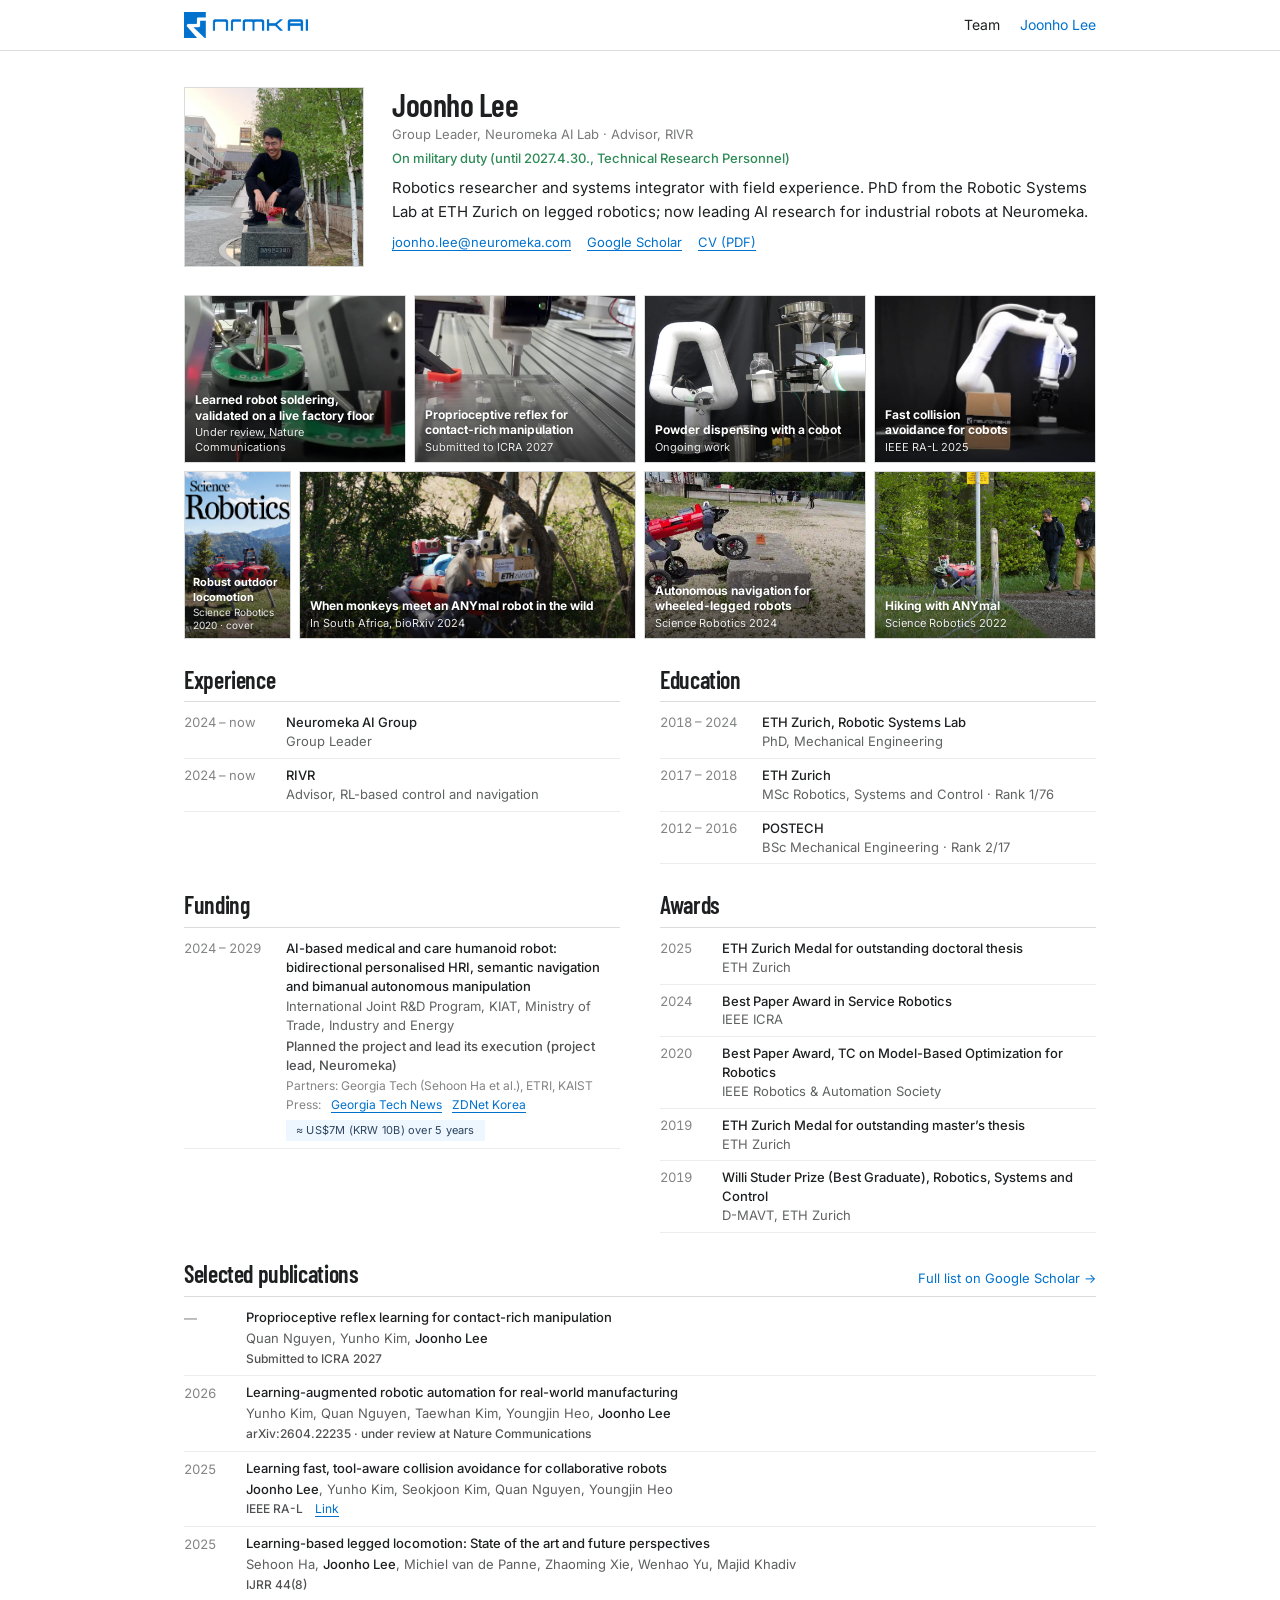
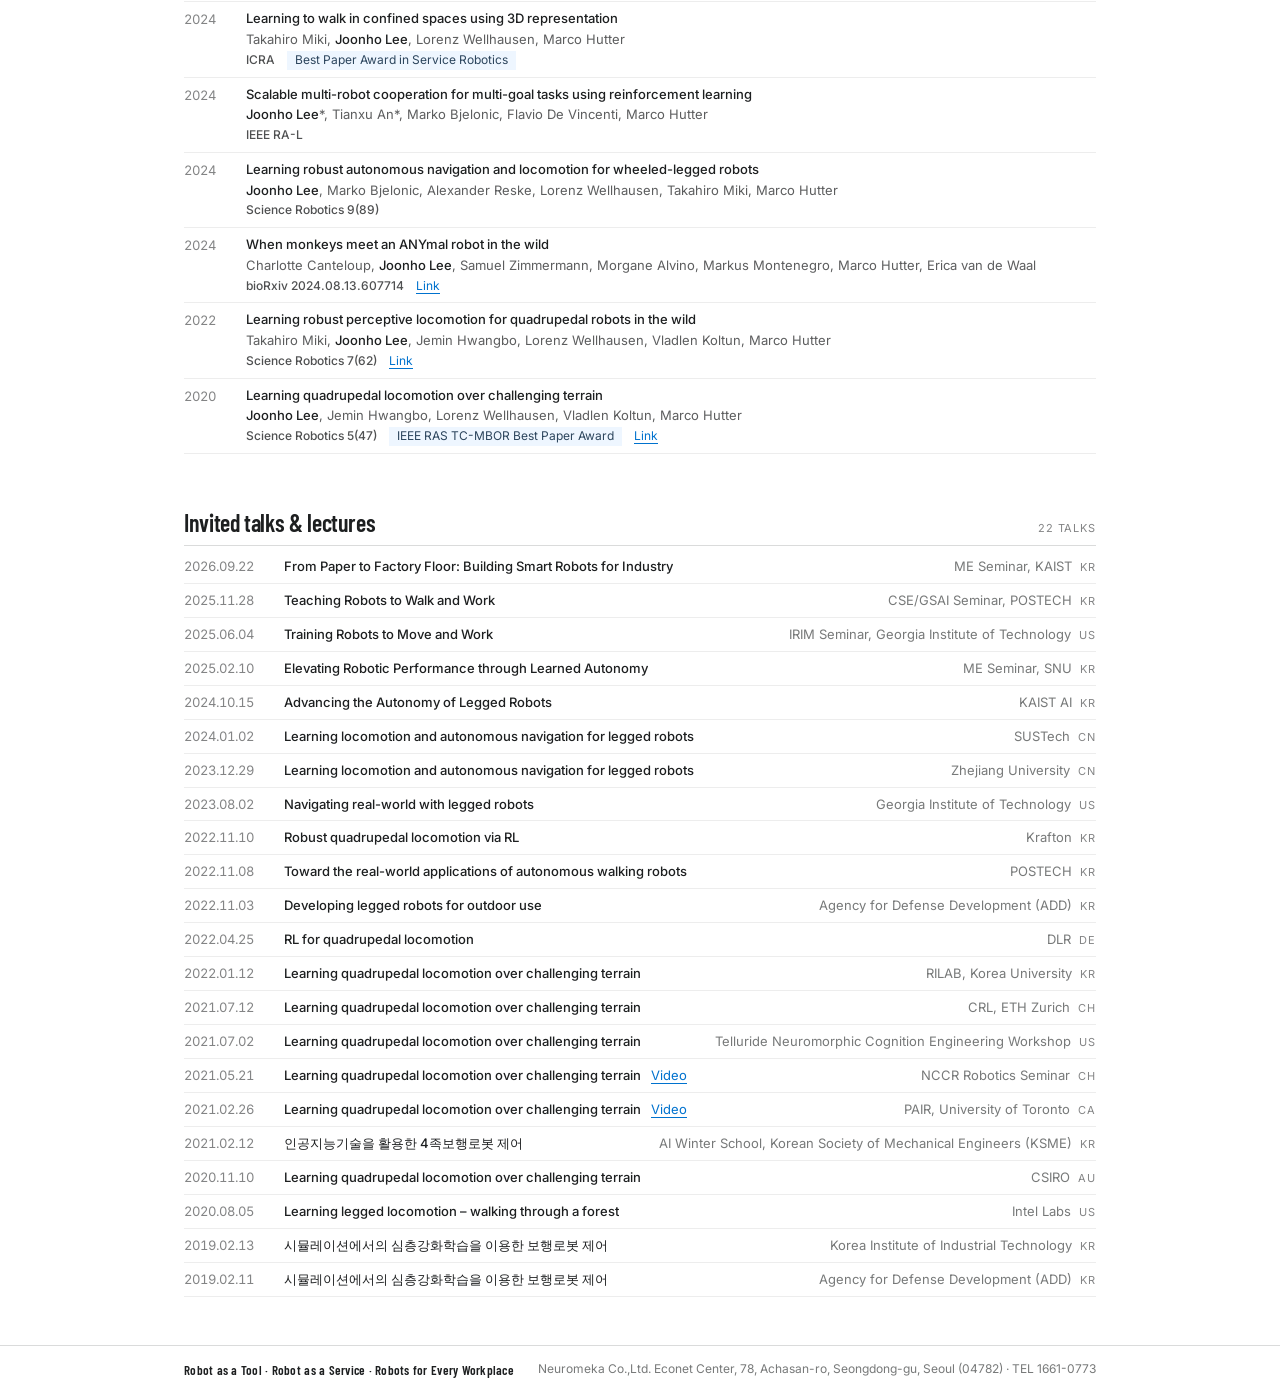
<file: profile.html>
<!DOCTYPE html>
<html lang="en">
<head>
  <meta charset="UTF-8" />
  <meta name="viewport" content="width=device-width, initial-scale=1" />
  <title>Joonho Lee · Neuromeka AI Lab</title>
  <meta name="description" content="Profile of Joonho Lee, Principal Investigator of the Neuromeka AI Lab: experience, publications, awards, students, and talks." />
  <link rel="icon" href="favicon.ico" />
  <link rel="canonical" href="https://lee-robotics.github.io/profile.html" />
  <meta property="og:type" content="profile" />
  <meta property="og:title" content="Joonho Lee · Neuromeka AI Lab" />
  <meta property="og:description" content="Principal Investigator of the Neuromeka AI Lab. Group Leader, Neuromeka AI Lab · Advisor, RIVR." />
  <meta property="og:url" content="https://lee-robotics.github.io/profile.html" />
  <meta property="og:image" content="https://lee-robotics.github.io/media/team_pic/joonho.jpeg" />
  <meta property="profile:first_name" content="Joonho" />
  <meta property="profile:last_name" content="Lee" />
  <script type="application/ld+json">
  {
    "@context": "https://schema.org",
    "@type": "Person",
    "name": "Joonho Lee",
    "givenName": "Joonho",
    "familyName": "Lee",
    "url": "https://lee-robotics.github.io/profile.html",
    "image": "https://lee-robotics.github.io/media/team_pic/joonho.jpeg",
    "email": "joonho.lee@neuromeka.com",
    "jobTitle": "Group Leader, Neuromeka AI Lab",
    "description": "Robotics researcher and systems integrator with field experience. PhD from the Robotic Systems Lab at ETH Zurich on legged robotics; now leading AI research for industrial robots at Neuromeka.",
    "worksFor": {
      "@type": "Organization",
      "name": "Neuromeka",
      "url": "https://www.neuromeka.com/"
    },
    "alumniOf": [
      {
        "@type": "CollegeOrUniversity",
        "name": "ETH Zurich"
      },
      {
        "@type": "CollegeOrUniversity",
        "name": "POSTECH"
      }
    ],
    "knowsAbout": [
      "Robotics",
      "Reinforcement learning",
      "Legged locomotion",
      "Industrial robot manipulation"
    ],
    "sameAs": [
      "https://scholar.google.com/citations?user=6Htb7swAAAAJ&hl=en"
    ]
  }
  </script>
  <link rel="preconnect" href="https://fonts.googleapis.com" />
  <link rel="preconnect" href="https://fonts.gstatic.com" crossorigin />
  <link rel="stylesheet" href="https://fonts.googleapis.com/css2?family=Inter:wght@400;500;700&family=Barlow+Condensed:wght@600&display=swap" />
  <link rel="stylesheet" href="assets/css/styles.css" />
</head>
<body>
  <div id="siteHeader"></div>

  <main class="wrap wrap-profile">
    <section class="profile-head" id="profileHead">
      <div class="profile-photo"><img src="media/team_pic/joonho.jpeg" alt="Joonho Lee" /></div>
      <div class="profile-body">
        <div class="profile-identity">
          <h1 class="page-title">Joonho Lee</h1>
          <div class="profile-role">Group Leader, Neuromeka AI Lab · Advisor, RIVR</div>
        </div>
        <p class="profile-bio">Robotics researcher and systems integrator with field experience. PhD from the Robotic Systems Lab at ETH Zurich on legged robotics; now leading AI research for industrial robots at Neuromeka.</p>
        <div class="profile-links"><a href="mailto:joonho.lee@neuromeka.com">joonho.lee@neuromeka.com</a> <a href="https://scholar.google.com/citations?user=6Htb7swAAAAJ&hl=en">Google Scholar</a> <a href="media/cv.pdf">CV (PDF)</a></div>
      </div>
    </section>
    <section class="mosaic" id="profileMosaic"></section>
    <section class="two-col" id="profileCareer"></section>
    <section class="two-col" id="profileFundingAwards"></section>
    <section class="section-rows" id="profilePubs"></section>
    <section class="section-rows" id="profileStudents"></section>
    <section class="section-rows" id="profileTalks"></section>
  </main>

  <div id="siteFooter"></div>

  <script src="assets/js/layout.js"></script>
  <script src="assets/js/shared.js"></script>
  <script src="assets/js/profile.js"></script>
</body>
</html>
</file>
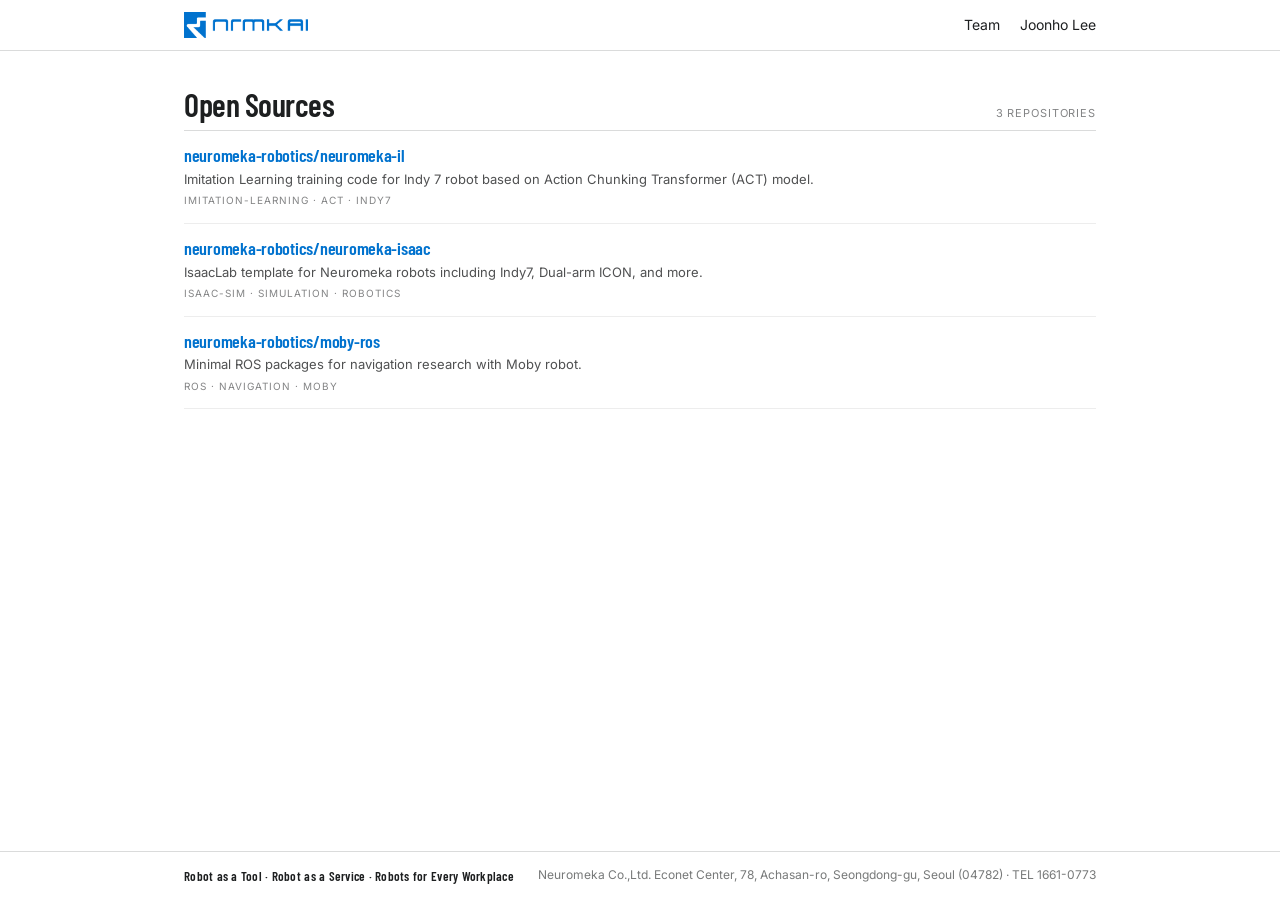
<file: sources.html>
<!DOCTYPE html>
<html lang="en">
<head>
  <meta charset="UTF-8" />
  <meta name="viewport" content="width=device-width, initial-scale=1" />
  <title>Open Sources · Neuromeka AI Lab</title>
  <meta name="description" content="Public releases and reference implementations from Neuromeka." />
  <link rel="icon" href="favicon.ico" />
  <link rel="preconnect" href="https://fonts.googleapis.com" />
  <link rel="preconnect" href="https://fonts.gstatic.com" crossorigin />
  <link rel="stylesheet" href="https://fonts.googleapis.com/css2?family=Inter:wght@400;500;700&family=Barlow+Condensed:wght@600&display=swap" />
  <link rel="stylesheet" href="assets/css/styles.css" />
</head>
<body>
  <div id="siteHeader"></div>

  <main class="wrap">
    <div class="section-head">
      <h1 class="page-title">Open Sources</h1>
      <span class="section-meta" id="repoCount"></span>
    </div>
    <div class="repo-list" id="repoList"></div>
  </main>

  <div id="siteFooter"></div>

  <script src="assets/js/layout.js"></script>
  <script src="assets/js/sources.js"></script>
</body>
</html>
</file>
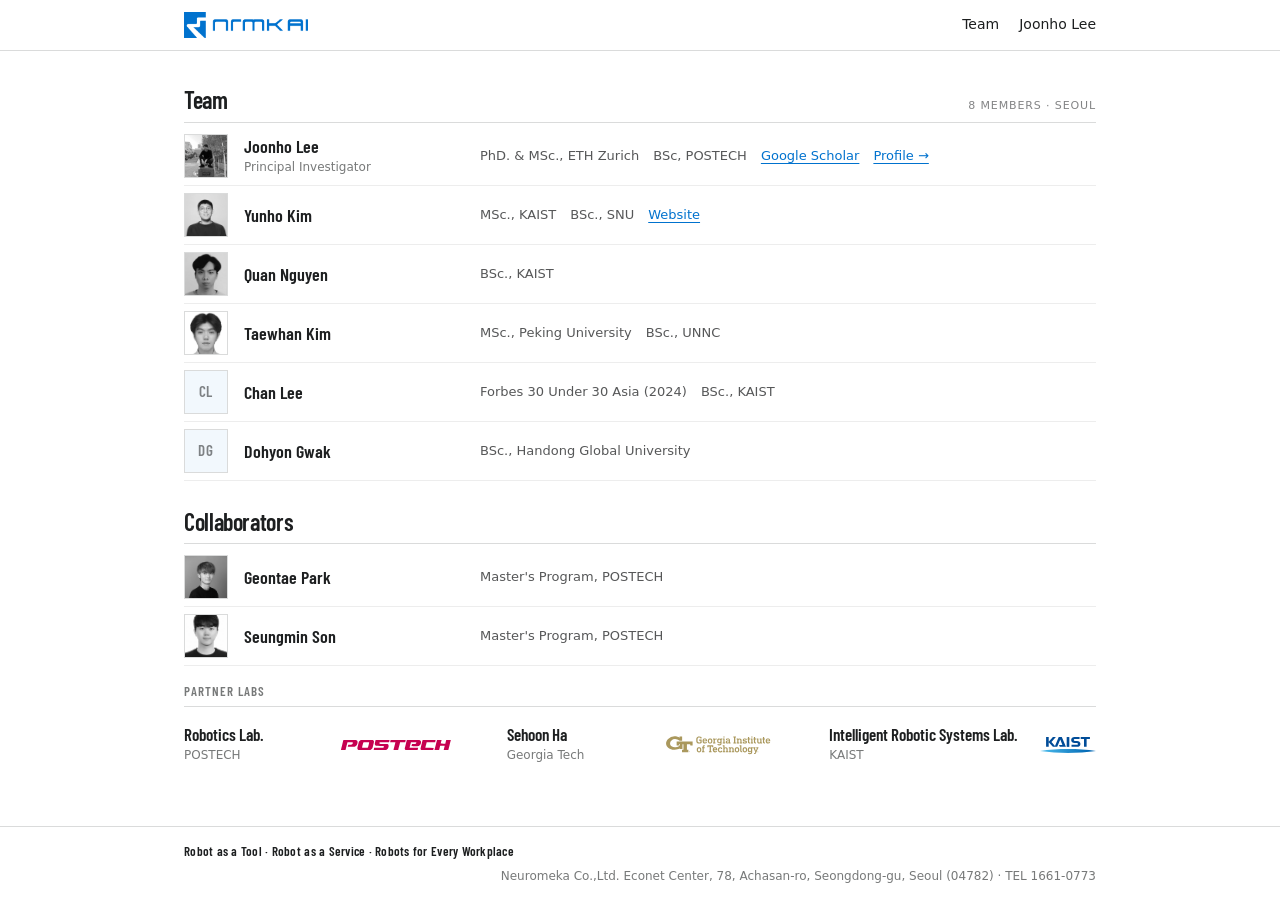
<file: team.html>
<!DOCTYPE html>
<html lang="en">
<head>
  <meta charset="UTF-8" />
  <meta name="viewport" content="width=device-width, initial-scale=1" />
  <title>Team · Neuromeka AI Lab</title>
  <meta name="description" content="The Neuromeka AI Lab team, our collaborators and partner labs, and our open positions." />
  <link rel="icon" href="favicon.ico" />
  <link rel="preconnect" href="https://fonts.googleapis.com" />
  <link rel="preconnect" href="https://fonts.gstatic.com" crossorigin />
  <link rel="stylesheet" href="https://fonts.googleapis.com/css2?family=Barlow:wght@400;500;700&family=Barlow+Condensed:wght@600&display=swap" />
  <link rel="stylesheet" href="assets/css/styles.css" />
</head>
<body>
  <div id="siteHeader"></div>

  <main class="wrap wrap-team" id="teamContent"></main>

  <div id="siteFooter"></div>

  <script src="assets/js/layout.js"></script>
  <script src="assets/js/shared.js"></script>
  <script src="assets/js/team.js"></script>
</body>
</html>
</file>
<file: assets/css/styles.css>
/* Neuromeka AI Lab — site styles.
   Design tokens follow the site redesign handoff: 960px column, hairline
   borders, zero border-radius, no shadows, Inter + Barlow Condensed. */

:root {
  --color-bg: #ffffff;
  --color-text: #1d1f20;

  /* Neuromeka blue, taken from media/logo.png: links, strong text, kickers.
     Hover states use the lighter tint. */
  --color-accent: #0072ce;
  --color-accent-bright: #0072ce;
  --color-accent-hover: #3d95e0;

  /* Text at reduced strength. */
  --color-body-strong: color-mix(in srgb, var(--color-text) 78%, transparent);
  --color-body: color-mix(in srgb, var(--color-text) 75%, transparent);
  --color-body-soft: color-mix(in srgb, var(--color-text) 72%, transparent);
  --color-secondary: color-mix(in srgb, var(--color-text) 70%, transparent);
  --color-muted: color-mix(in srgb, var(--color-text) 60%, transparent);
  --color-meta: color-mix(in srgb, var(--color-text) 55%, transparent);
  --color-faint: color-mix(in srgb, var(--color-text) 50%, transparent);

  /* Hairline border and the lighter divider between rows. */
  --color-line: color-mix(in srgb, var(--color-text) 16%, transparent);
  --color-divider: color-mix(in srgb, var(--color-text) 8%, transparent);

  /* Hover tints. */
  --color-hover-row: color-mix(in srgb, var(--color-accent-bright) 5%, transparent);
  --color-hover-card: color-mix(in srgb, var(--color-accent-bright) 6%, transparent);

  --color-badge-bg: #eef6ff;
  --color-badge-text: #2c455d;

  /* Status notes such as leave or service periods. */
  --color-status: #2e8b57;

  --font-body: 'Inter', system-ui, -apple-system, 'Segoe UI', sans-serif;
  --font-head: 'Barlow Condensed', 'Inter', system-ui, sans-serif;

  --content-width: 960px;
  --content-padding: 24px;
  --row-gap: 20px;
}

*,
*::before,
*::after {
  box-sizing: border-box;
}

html,
body {
  margin: 0;
}

body {
  min-height: 100vh;
  display: flex;
  flex-direction: column;
  background: var(--color-bg);
  color: var(--color-text);
  font-family: var(--font-body);
  font-size: 15px;
  line-height: 1.55;
}

img,
video {
  display: block;
  max-width: 100%;
}

a {
  color: var(--color-accent);
  text-underline-offset: 3px;
}

a:hover {
  color: var(--color-accent-hover);
}

:focus-visible {
  outline: 2px solid var(--color-accent-bright);
  outline-offset: 2px;
}

/* ── Shared shell ─────────────────────────────────────────────────────────── */

.site-header {
  border-bottom: 1px solid var(--color-line);
}

.site-header-inner {
  max-width: var(--content-width);
  margin: 0 auto;
  padding: 12px var(--content-padding);
  display: flex;
  align-items: center;
  gap: 24px;
}

.brand {
  margin-right: auto;
  display: flex;
  align-items: center;
}

.brand img {
  height: 26px;
  width: auto;
}

.site-nav {
  display: flex;
  gap: 20px;
  font-size: 14px;
}

.site-nav a {
  color: var(--color-text);
  text-decoration: none;
}

.site-nav a:hover,
.site-nav a[aria-current='page'] {
  color: var(--color-accent-bright);
}

.wrap {
  flex: 1;
  width: 100%;
  max-width: var(--content-width);
  margin: 0 auto;
  padding: 36px var(--content-padding) 48px;
  display: flex;
  flex-direction: column;
}

.wrap-home {
  gap: 28px;
  padding-top: 28px;
  padding-bottom: 36px;
}

/* The profile is a CV: tighter section rhythm than the home page. */
.wrap-profile {
  gap: 28px;
}

.site-footer {
  border-top: 1px solid var(--color-line);
}

.site-footer-inner {
  max-width: var(--content-width);
  margin: 0 auto;
  padding: 14px var(--content-padding);
  display: flex;
  flex-wrap: wrap;
  gap: 6px 24px;
  font-size: 12px;
  color: var(--color-muted);
}

.site-footer-tagline {
  color: var(--color-text);
  font-family: var(--font-head);
  font-weight: 600;
  font-size: 13px;
  letter-spacing: 0.02em;
}

.site-footer-legal {
  margin-left: auto;
}

/* ── Headings and section furniture ───────────────────────────────────────── */

h1,
h2,
h3,
.kicker {
  font-family: var(--font-head);
  font-weight: 600;
  letter-spacing: -0.015em;
  margin: 0;
}

.page-title {
  font-size: 32px;
  line-height: 1.1;
}

h2 {
  font-size: 24px;
  line-height: 1.1;
}

.kicker {
  font-size: 13px;
  line-height: 1.2;
  letter-spacing: 0.08em;
  text-transform: uppercase;
  color: var(--color-accent-bright);
}

.kicker-muted {
  color: var(--color-muted);
}

/* Title on the left, count or link on the right, hairline underneath. */
.section-head {
  display: flex;
  align-items: baseline;
  justify-content: space-between;
  gap: 16px;
  border-bottom: 1px solid var(--color-line);
  padding-bottom: 8px;
}

.section-head-link {
  font-size: 13px;
  text-decoration: none;
  white-space: nowrap;
}

.section-meta {
  font-size: 11px;
  letter-spacing: 0.08em;
  text-transform: uppercase;
  color: var(--color-meta);
  white-space: nowrap;
}

.section-rows {
  display: flex;
  flex-direction: column;
}

.section-rows .section-head {
  margin-bottom: 4px;
}

.two-col {
  display: grid;
  grid-template-columns: repeat(auto-fit, minmax(280px, 1fr));
  gap: 20px 40px;
}

.badge {
  font-size: 12px;
  padding: 0 8px;
  background: var(--color-badge-bg);
  color: var(--color-badge-text);
}

.list-empty {
  padding: 18px 0;
  font-size: 13px;
  color: var(--color-muted);
}

/* ── Home: hero + about ───────────────────────────────────────────────────── */

.hero {
  display: grid;
  grid-template-columns: minmax(0, 7fr) minmax(0, 5fr);
  gap: 20px 32px;
  align-items: start;
}

.hero-text {
  display: flex;
  flex-direction: column;
  gap: 14px;
}

.hero-text h1 {
  font-size: clamp(30px, 4vw, 42px);
  line-height: 1.08;
  text-wrap: pretty;
}

.about-body {
  font-size: 15px;
  line-height: 1.6;
  display: flex;
  flex-direction: column;
  gap: 10px;
  text-wrap: pretty;
}

.about-body p {
  margin: 0;
}

.about-body strong {
  color: var(--color-accent);
  font-weight: 700;
}

/* Image slider: a horizontal track of full-width slides inside a 4:3 frame. */
.hero-figure {
  margin: 0;
  position: relative;
  overflow: hidden;
  aspect-ratio: 4 / 3;
  border: 1px solid var(--color-line);
}

.hero-track {
  display: grid;
  grid-auto-flow: column;
  grid-auto-columns: 100%;
  height: 100%;
  transition: transform 0.7s cubic-bezier(0.25, 0.46, 0.45, 0.94);
}

.hero-track img {
  width: 100%;
  height: 100%;
  object-fit: cover;
}

.hero-dots {
  position: absolute;
  left: 0;
  right: 0;
  bottom: 10px;
  display: flex;
  justify-content: center;
  gap: 8px;
}

.hero-dots button {
  width: 8px;
  height: 8px;
  padding: 0;
  border: 1px solid #fff;
  background: transparent;
  box-shadow: 0 0 0 1px rgba(0, 0, 0, 0.25);
  cursor: pointer;
}

.hero-dots button[aria-current='true'] {
  background: #fff;
}

/* PI card spans both hero columns. */
.pi-card {
  grid-column: 1 / -1;
  display: grid;
  grid-template-columns: 56px minmax(0, 1fr) auto;
  gap: 16px;
  align-items: center;
  padding: 12px 14px;
  border: 1px solid var(--color-line);
  color: inherit;
  text-decoration: none;
}

.pi-card:hover {
  background: var(--color-hover-row);
  color: inherit;
}

.pi-card-photo {
  width: 56px;
  height: 56px;
  overflow: hidden;
  border: 1px solid var(--color-line);
}

.pi-card-photo img {
  width: 100%;
  height: 100%;
  object-fit: cover;
}

.pi-card-body {
  display: flex;
  flex-direction: column;
  gap: 2px;
  min-width: 0;
}

.pi-card-kicker {
  font-size: 10px;
  letter-spacing: 0.1em;
  text-transform: uppercase;
  color: var(--color-accent-bright);
}

.pi-card-name {
  font-family: var(--font-head);
  font-weight: 600;
  font-size: 18px;
  line-height: 1.15;
}

.pi-card-summary {
  font-size: 13px;
  line-height: 1.45;
  color: var(--color-secondary);
}

.pi-card-cta {
  font-size: 13px;
  color: var(--color-accent);
  white-space: nowrap;
}

/* ── Home: research list ──────────────────────────────────────────────────── */

.research,
.team {
  display: flex;
  flex-direction: column;
  border-top: 1px solid var(--color-line);
  padding-top: 16px;
  scroll-margin-top: 16px;
}

.post-row {
  display: grid;
  grid-template-columns: minmax(120px, 200px) minmax(0, 1fr);
  gap: var(--row-gap);
  align-items: start;
  padding: 12px 0;
  border-bottom: 1px solid var(--color-divider);
  color: inherit;
  text-decoration: none;
}

.post-row:hover {
  background: var(--color-hover-row);
  color: inherit;
}

.post-row-media {
  border: 1px solid var(--color-line);
  margin: 6px;
  overflow: hidden;
}

.post-row-media img,
.post-row-media video {
  width: 100%;
  aspect-ratio: 16 / 9;
  object-fit: cover;
  pointer-events: none;
}

.post-row-body {
  display: flex;
  flex-direction: column;
  gap: 6px;
  padding-top: 4px;
}

.post-row-meta {
  display: flex;
  flex-wrap: wrap;
  gap: 10px;
  font-size: 10px;
  letter-spacing: 0.1em;
  text-transform: uppercase;
  color: var(--color-accent-bright);
}

.post-row-authors {
  color: var(--color-faint);
}

.post-row h3 {
  font-size: 22px;
  line-height: 1.15;
  letter-spacing: -0.01em;
}

.post-row-desc {
  margin: 0;
  font-size: 13px;
  line-height: 1.5;
  opacity: 0.8;
  text-wrap: pretty;
}

.post-row-publication {
  font-size: 12px;
  line-height: 1.45;
  color: var(--color-meta);
}

/* ── Home: team blocks ────────────────────────────────────────────────────── */

#teamContent {
  display: flex;
  flex-direction: column;
  gap: 28px;
}

.person-row {
  display: grid;
  grid-template-columns: 44px minmax(0, 220px) minmax(0, 1fr);
  gap: 16px;
  align-items: center;
  padding: 7px 0;
  border-bottom: 1px solid var(--color-divider);
}

.person-photo {
  width: 44px;
  height: 44px;
  overflow: hidden;
  border: 1px solid var(--color-line);
}

.person-photo img {
  width: 100%;
  height: 100%;
  object-fit: cover;
}

/* Team-row portraits are shown in grayscale; colour returns on hover.
   The PI card and the profile header photo stay in colour. */
.person-photo img {
  filter: grayscale(1);
  transition: filter 0.25s ease;
}

.person-row:hover .person-photo img {
  filter: none;
}

/* Fallback when no photo is set yet. */
.person-initials {
  display: grid;
  place-items: center;
  width: 100%;
  height: 100%;
  font-family: var(--font-head);
  font-weight: 600;
  font-size: 15px;
  letter-spacing: 0.04em;
  color: var(--color-meta);
  background: var(--color-hover-row);
}

.person-identity {
  display: flex;
  flex-direction: column;
  gap: 1px;
}

.person-name {
  font-family: var(--font-head);
  font-weight: 600;
  font-size: 18px;
  line-height: 1.15;
}

.person-role {
  font-size: 12px;
  color: var(--color-muted);
}

.person-credentials {
  display: flex;
  flex-wrap: wrap;
  gap: 4px 14px;
  font-size: 13px;
  color: var(--color-body);
}

.partner-labs {
  display: flex;
  flex-direction: column;
  gap: 14px;
  padding-top: 18px;
}

.partner-labs-head {
  border-bottom: 1px solid var(--color-line);
  padding-bottom: 6px;
}

.partner-labs-grid {
  display: grid;
  grid-template-columns: repeat(auto-fit, minmax(200px, 1fr));
  gap: var(--row-gap) 56px;
}

/* One short row per lab: name and institution left, a small mark right. */
.partner-lab {
  display: flex;
  align-items: center;
  justify-content: space-between;
  gap: 12px;
  min-height: 40px;
}

.partner-lab-mark {
  flex: 0 0 auto;
  height: 30px;
  max-width: 110px;
  width: auto;
  object-fit: contain;
}

/* The KAIST file includes the swoosh below the letters; at this height its
   letters match the POSTECH wordmark, which the width cap renders ~9px tall. */
.partner-lab-mark[src*='kaist'] {
  height: 16px;
}

.partner-lab-link {
  display: flex;
  flex-direction: column;
  gap: 1px;
  color: inherit;
  text-decoration: none;
}

.partner-lab-link:hover {
  color: var(--color-accent-hover);
}

.partner-lab-name {
  font-family: var(--font-head);
  font-weight: 600;
  font-size: 17px;
  line-height: 1.15;
}

.partner-lab-inst {
  font-size: 12px;
  color: var(--color-muted);
}

.positions {
  border: 1px solid var(--color-line);
  padding: 20px 22px;
  display: flex;
  flex-direction: column;
  gap: 14px;
}

.positions-head {
  display: flex;
  flex-wrap: wrap;
  align-items: baseline;
  justify-content: space-between;
  gap: 8px 24px;
}

.positions-contact {
  margin: 0;
  font-size: 13px;
  color: var(--color-body);
}

.positions-list {
  display: flex;
  flex-direction: column;
}

.position-row {
  display: grid;
  grid-template-columns: minmax(0, 220px) minmax(0, 1fr) auto;
  gap: 16px;
  align-items: start;
  padding: 10px 0;
  border-top: 1px solid var(--color-divider);
}

.position-title {
  font-family: var(--font-head);
  font-weight: 600;
  font-size: 17px;
  line-height: 1.2;
}

.position-detail {
  font-size: 13px;
  line-height: 1.5;
  color: var(--color-body-strong);
}

.position-detail strong {
  color: var(--color-text);
  font-weight: 500;
}

.position-location {
  font-size: 11px;
  letter-spacing: 0.02em;
  padding: 3px 10px;
  background: var(--color-badge-bg);
  color: var(--color-badge-text);
  white-space: nowrap;
}

/* ── PI profile ───────────────────────────────────────────────────────────── */

.profile-head {
  display: grid;
  grid-template-columns: 180px minmax(0, 1fr);
  gap: 28px;
  align-items: start;
}

.profile-photo {
  width: 180px;
  height: 180px;
  overflow: hidden;
  border: 1px solid var(--color-line);
}

.profile-photo img {
  width: 100%;
  height: 100%;
  object-fit: cover;
}

.profile-body {
  display: flex;
  flex-direction: column;
  gap: 8px;
}

.profile-identity {
  display: flex;
  flex-direction: column;
  gap: 2px;
}

.profile-role {
  font-size: 13px;
  color: var(--color-muted);
}

.profile-status {
  margin-top: 2px;
  font-size: 13px;
  font-weight: 500;
  color: var(--color-status);
}

.profile-bio {
  margin: 0;
  font-size: 15px;
  line-height: 1.6;
  text-wrap: pretty;
}

.profile-links {
  display: flex;
  flex-wrap: wrap;
  gap: 4px 16px;
  font-size: 13px;
}

/* Research mosaic: 4 columns of fixed-height rows; tiles span via inline style. */
.mosaic {
  --mosaic-row: 150px;
  display: grid;
  grid-template-columns: repeat(var(--mosaic-cols, 4), minmax(0, 1fr));
  grid-auto-rows: var(--mosaic-row);
  grid-auto-flow: dense; /* small tiles backfill gaps left by tall ones on narrow screens */
  gap: 8px;
}

/* Uniform photo grid: N equal columns, every tile the same aspect ratio. */
.mosaic-grid {
  grid-template-columns: repeat(var(--mosaic-cols, 3), minmax(0, 1fr));
  grid-auto-rows: auto;
}

.mosaic-grid .mosaic-tile {
  aspect-ratio: var(--mosaic-aspect, 4 / 3);
}

.mosaic-tile {
  position: relative;
  display: block;
  overflow: hidden;
  border: 1px solid var(--color-line);
  background: var(--color-bg);
  color: inherit;
  text-decoration: none;
}

a.mosaic-tile:hover .mosaic-caption-title {
  text-decoration: underline;
  text-underline-offset: 2px;
}

.mosaic-tile img,
.mosaic-tile video {
  position: absolute;
  inset: 0;
  width: 100%;
  height: 100%;
  object-fit: cover;
}

.mosaic-placeholder {
  position: absolute;
  inset: 0;
  display: grid;
  place-items: center;
  font-family: var(--font-head);
  font-weight: 600;
  font-size: 13px;
  letter-spacing: 0.08em;
  text-transform: uppercase;
  color: var(--color-meta);
}

/* Dark scrim: the gradient starts well above the text so bright photo
   areas (snow, sky, white robot arms) never sit directly behind it. */
.mosaic-caption {
  position: absolute;
  left: 0;
  right: 0;
  bottom: 0;
  padding: 36px 10px 8px;
  background: linear-gradient(0deg, rgba(0, 0, 0, 0.62) 0%, rgba(0, 0, 0, 0.35) 55%, rgba(0, 0, 0, 0) 100%);
  color: #fff;
  text-shadow: 0 1px 2px rgba(0, 0, 0, 0.35);
  pointer-events: none;
}

.mosaic-caption-title {
  font-size: 12px;
  font-weight: 700;
  line-height: 1.3;
  text-wrap: balance;
}

.mosaic-caption-sub {
  margin-top: 2px;
  font-size: 11px;
  line-height: 1.3;
  opacity: 0.9;
}

/* Single-column tiles are small; keep their paper titles from filling them. */
.mosaic-tile[data-cols='1'] .mosaic-caption {
  padding: 28px 8px 6px;
}

.mosaic-tile[data-cols='1'] .mosaic-caption-title {
  font-size: 11px;
}

.mosaic-tile[data-cols='1'] .mosaic-caption-sub {
  font-size: 10px;
}

/* Date-led rows (experience, education, awards). */
.dated-row {
  display: grid;
  gap: 14px;
  padding: 7px 0;
  border-bottom: 1px solid var(--color-divider);
  font-size: 13px;
  line-height: 1.45;
}

/* Experience / Education: the date column hugs its text ("2018 – 2024") with
   roughly half the gap the 120px handoff column left before the title. */
.dated-row.date-120 {
  grid-template-columns: 88px minmax(0, 1fr);
}

.dated-row.date-48 {
  grid-template-columns: 48px minmax(0, 1fr);
}

.dated-row-when {
  color: var(--color-meta);
  font-variant-numeric: tabular-nums;
}

.dated-row-primary {
  font-weight: 500;
}

.dated-row-secondary {
  color: var(--color-secondary);
}

.funding-row {
  display: grid;
  grid-template-columns: 88px minmax(0, 1fr);
  gap: 14px;
  align-items: start;
  padding: 7px 0;
  border-bottom: 1px solid var(--color-divider);
  font-size: 13px;
  line-height: 1.45;
}

.funding-body {
  display: flex;
  flex-direction: column;
  gap: 2px;
}

.funding-title {
  font-weight: 500;
  color: var(--color-text);
  text-decoration: none;
}

a.funding-title:hover {
  color: var(--color-accent-hover);
}

.funding-program {
  color: var(--color-secondary);
}

/* The PI's own role on the grant, set apart in the accent colour. */
.funding-role {
  font-weight: 500;
  color: var(--color-body-strong);
}

.funding-meta {
  font-size: 12px;
  color: var(--color-meta);
}

.funding-press {
  display: flex;
  flex-wrap: wrap;
  gap: 2px 10px;
}

.funding-amount {
  align-self: start;
  margin-top: 4px;
  font-size: 11px;
  letter-spacing: 0.02em;
  padding: 3px 10px;
  background: var(--color-badge-bg);
  color: var(--color-badge-text);
  white-space: nowrap;
}

.pub-row {
  display: grid;
  grid-template-columns: 48px minmax(0, 1fr);
  gap: 14px;
  padding: 7px 0;
  border-bottom: 1px solid var(--color-divider);
}

.pub-year {
  font-size: 13px;
  color: var(--color-meta);
  font-variant-numeric: tabular-nums;
}

.pub-body {
  display: flex;
  flex-direction: column;
  gap: 2px;
}

/* Same weight and size as the lead line of the other CV rows. */
.pub-title {
  font-size: 13px;
  font-weight: 500;
  line-height: 1.45;
}

.pub-authors {
  font-size: 13px;
  line-height: 1.45;
  color: var(--color-body-soft);
}

.pub-meta {
  display: flex;
  flex-wrap: wrap;
  gap: 4px 12px;
  font-size: 12px;
  color: var(--color-meta);
}

.pub-venue {
  font-weight: 500;
  color: var(--color-body-strong);
}

/* The profile owner's name within an author list. */
.pub-authors strong {
  font-weight: 500;
  color: var(--color-text);
}

.student-row {
  display: flex;
  justify-content: space-between;
  gap: 14px;
  padding: 7px 0;
  border-bottom: 1px solid var(--color-divider);
  font-size: 13px;
  line-height: 1.45;
}

.student-name {
  font-weight: 500;
}

a.student-name {
  color: var(--color-accent);
}

.student-note {
  color: var(--color-muted);
  text-align: right;
}

/* One line per talk: the venue column hugs its text, the title takes the rest. */
.talk-row {
  display: grid;
  grid-template-columns: 80px minmax(0, 1fr) max-content;
  gap: 14px 20px;
  align-items: baseline;
  padding: 7px 0;
  border-bottom: 1px solid var(--color-divider);
  font-size: 13px;
  line-height: 1.45;
  white-space: nowrap;
}

.talk-date {
  color: var(--color-meta);
  font-variant-numeric: tabular-nums;
}

/* The title truncates; an optional "Video" link after it never does. */
.talk-title {
  display: flex;
  align-items: baseline;
  gap: 10px;
  min-width: 0;
}

.talk-title-text {
  font-weight: 500;
  min-width: 0;
  overflow: hidden;
  text-overflow: ellipsis;
}

.talk-title a {
  flex: none;
}

.talk-venue {
  color: var(--color-muted);
}

.talk-country {
  margin-left: 8px;
  font-size: 11px;
  letter-spacing: 0.08em;
  color: var(--color-meta);
}

/* ── Post detail ──────────────────────────────────────────────────────────── */

.post-page {
  display: flex;
  flex-direction: column;
  gap: 20px;
}

.post-back {
  font-size: 13px;
  text-decoration: none;
}

.post-head {
  display: flex;
  flex-direction: column;
  gap: 8px;
  border-bottom: 1px solid var(--color-line);
  padding-bottom: 12px;
}

.post-head h1 {
  font-size: 32px;
  line-height: 1.1;
}

.post-head-desc {
  margin: 0;
  font-size: 15px;
  line-height: 1.55;
  color: var(--color-body-strong);
  text-wrap: pretty;
}

.post-head-meta {
  display: flex;
  flex-wrap: wrap;
  gap: 10px;
  font-size: 10px;
  letter-spacing: 0.1em;
  text-transform: uppercase;
  color: var(--color-accent-bright);
}

.post-head-meta .post-row-authors {
  color: var(--color-faint);
}

.paper {
  border: 1px solid var(--color-line);
  padding: 14px 16px;
  display: flex;
  flex-direction: column;
  gap: 6px;
}

.paper-citation {
  font-size: 13px;
  line-height: 1.5;
  color: var(--color-body-strong);
}

.paper-citation strong {
  color: var(--color-text);
  font-weight: 500;
}

.paper-links {
  display: flex;
  flex-wrap: wrap;
  gap: 4px 14px;
  font-size: 12px;
  color: var(--color-meta);
}

/* ── Markdown body ────────────────────────────────────────────────────────── */

.markdown {
  font-size: 15px;
  line-height: 1.6;
}

.markdown > *:first-child {
  margin-top: 0;
}

.markdown h2,
.markdown h3 {
  margin: 28px 0 8px;
}

.markdown h2 {
  font-size: 24px;
  line-height: 1.1;
}

.markdown h3 {
  font-size: 18px;
  line-height: 1.2;
}

.markdown p {
  margin: 0 0 12px;
  text-wrap: pretty;
}

.markdown ul,
.markdown ol {
  margin: 0 0 12px;
  padding-left: 20px;
}

.markdown li {
  margin-bottom: 4px;
}

.markdown strong {
  font-weight: 700;
}

.markdown hr {
  height: 0;
  margin: 24px 0;
  border: 0;
  border-top: 1px solid var(--color-line);
}

.markdown img,
.markdown video {
  max-width: 560px;
  width: 100%;
  margin: 16px auto;
  border: 1px solid var(--color-line);
}

/* A standalone italic line after an image reads as its caption. */
.markdown em {
  display: block;
  max-width: 560px;
  margin: -8px auto 16px;
  font-size: 12px;
  line-height: 1.45;
  color: var(--color-meta);
  text-align: center;
  font-style: normal;
}

.markdown iframe {
  width: 100%;
  max-width: 100%;
  aspect-ratio: 16 / 9;
  height: auto;
  border: 1px solid var(--color-line);
  margin: 16px 0;
  display: block;
}

.markdown table {
  width: 100%;
  margin: 16px 0;
  border-collapse: collapse;
  font-size: 13px;
}

.markdown th,
.markdown td {
  padding: 6px 10px;
  border: 1px solid var(--color-line);
  text-align: left;
}

.markdown th {
  font-weight: 500;
  color: var(--color-text);
}

.markdown code {
  font-size: 0.9em;
  padding: 1px 4px;
  border: 1px solid var(--color-divider);
}

.markdown pre {
  margin: 0 0 12px;
  padding: 12px;
  overflow-x: auto;
  border: 1px solid var(--color-line);
}

.markdown pre code {
  padding: 0;
  border: 0;
}

/* ── Open sources (not linked from the nav) ───────────────────────────────── */

.repo-list {
  display: flex;
  flex-direction: column;
}

.repo-row {
  display: flex;
  flex-direction: column;
  gap: 4px;
  padding: 14px 0;
  border-bottom: 1px solid var(--color-divider);
}

.repo-row h2 {
  font-size: 18px;
  line-height: 1.15;
}

.repo-row h2 a {
  text-decoration: none;
}

.repo-row p {
  margin: 0;
  font-size: 13px;
  line-height: 1.5;
  color: var(--color-body-strong);
}

.repo-topics {
  font-size: 10px;
  letter-spacing: 0.1em;
  text-transform: uppercase;
  color: var(--color-meta);
}

/* ── Responsive ───────────────────────────────────────────────────────────── */

@media (max-width: 640px) {
  .wrap {
    padding: 28px var(--content-padding) 40px;
  }

  .wrap-home,
  #teamContent {
    gap: 24px;
  }

  .wrap-profile {
    gap: 32px;
  }

  .hero {
    grid-template-columns: minmax(0, 1fr);
    gap: 20px;
  }

  /* Slider below the text, then the PI card. */
  .hero-figure {
    order: 2;
    aspect-ratio: 16 / 9;
  }

  .pi-card {
    order: 3;
  }

  .profile-head {
    grid-template-columns: minmax(0, 1fr);
    gap: 16px;
  }

  .profile-photo {
    width: 140px;
    height: 140px;
  }

  /* Same arrangement as desktop, scaled with the viewport: rows are the
     desktop row height as a fraction of the content width. Captions cannot
     fit at this size, so they hide; the tiles still link. */
  .mosaic:not(.mosaic-grid) {
    grid-auto-rows: calc((100vw - 2 * var(--content-padding)) * var(--mosaic-row-frac, 0.11));
    gap: 4px;
  }

  .mosaic-grid {
    gap: 4px;
  }

  .mosaic .mosaic-caption {
    display: none;
  }

  /* Credentials wrap under the name instead of taking a third column. */
  .person-row {
    grid-template-columns: 44px minmax(0, 1fr);
    align-items: start;
    row-gap: 3px;
  }

  /* Name and credentials stack beside the photo. */
  .person-photo {
    grid-row: 1 / span 2;
  }

  .person-credentials {
    grid-column: 2;
  }

  .partner-labs-grid {
    grid-template-columns: minmax(0, 1fr);
    gap: 16px;
  }

  .partner-lab-mark {
    height: 26px;
  }

  .position-row {
    grid-template-columns: minmax(0, 1fr);
    gap: 6px;
  }

  .position-location {
    justify-self: start;
  }

  .positions {
    padding: 16px;
  }

  /* Phones: title and venue may wrap, venue drops under the title. */
  .talk-row {
    grid-template-columns: 80px minmax(0, 1fr);
    gap: 2px 14px;
    white-space: normal;
  }

  .talk-venue {
    grid-column: 2;
  }


  .post-head h1,
  .page-title {
    font-size: 26px;
  }
}

@media (max-width: 520px) {
  /* Keep the thumbnail beside the text, just narrower. */
  .post-row {
    grid-template-columns: 112px minmax(0, 1fr);
    gap: 12px;
    padding: 14px 0;
  }

  .post-row-media {
    margin: 0;
  }

  .post-row-body {
    gap: 4px;
    padding-top: 0;
  }

  .post-row h3 {
    font-size: 18px;
  }

  .post-row-publication {
    display: none;
  }
}

@media (prefers-reduced-motion: reduce) {
  .hero-track {
    transition: none;
  }
}
</file>
